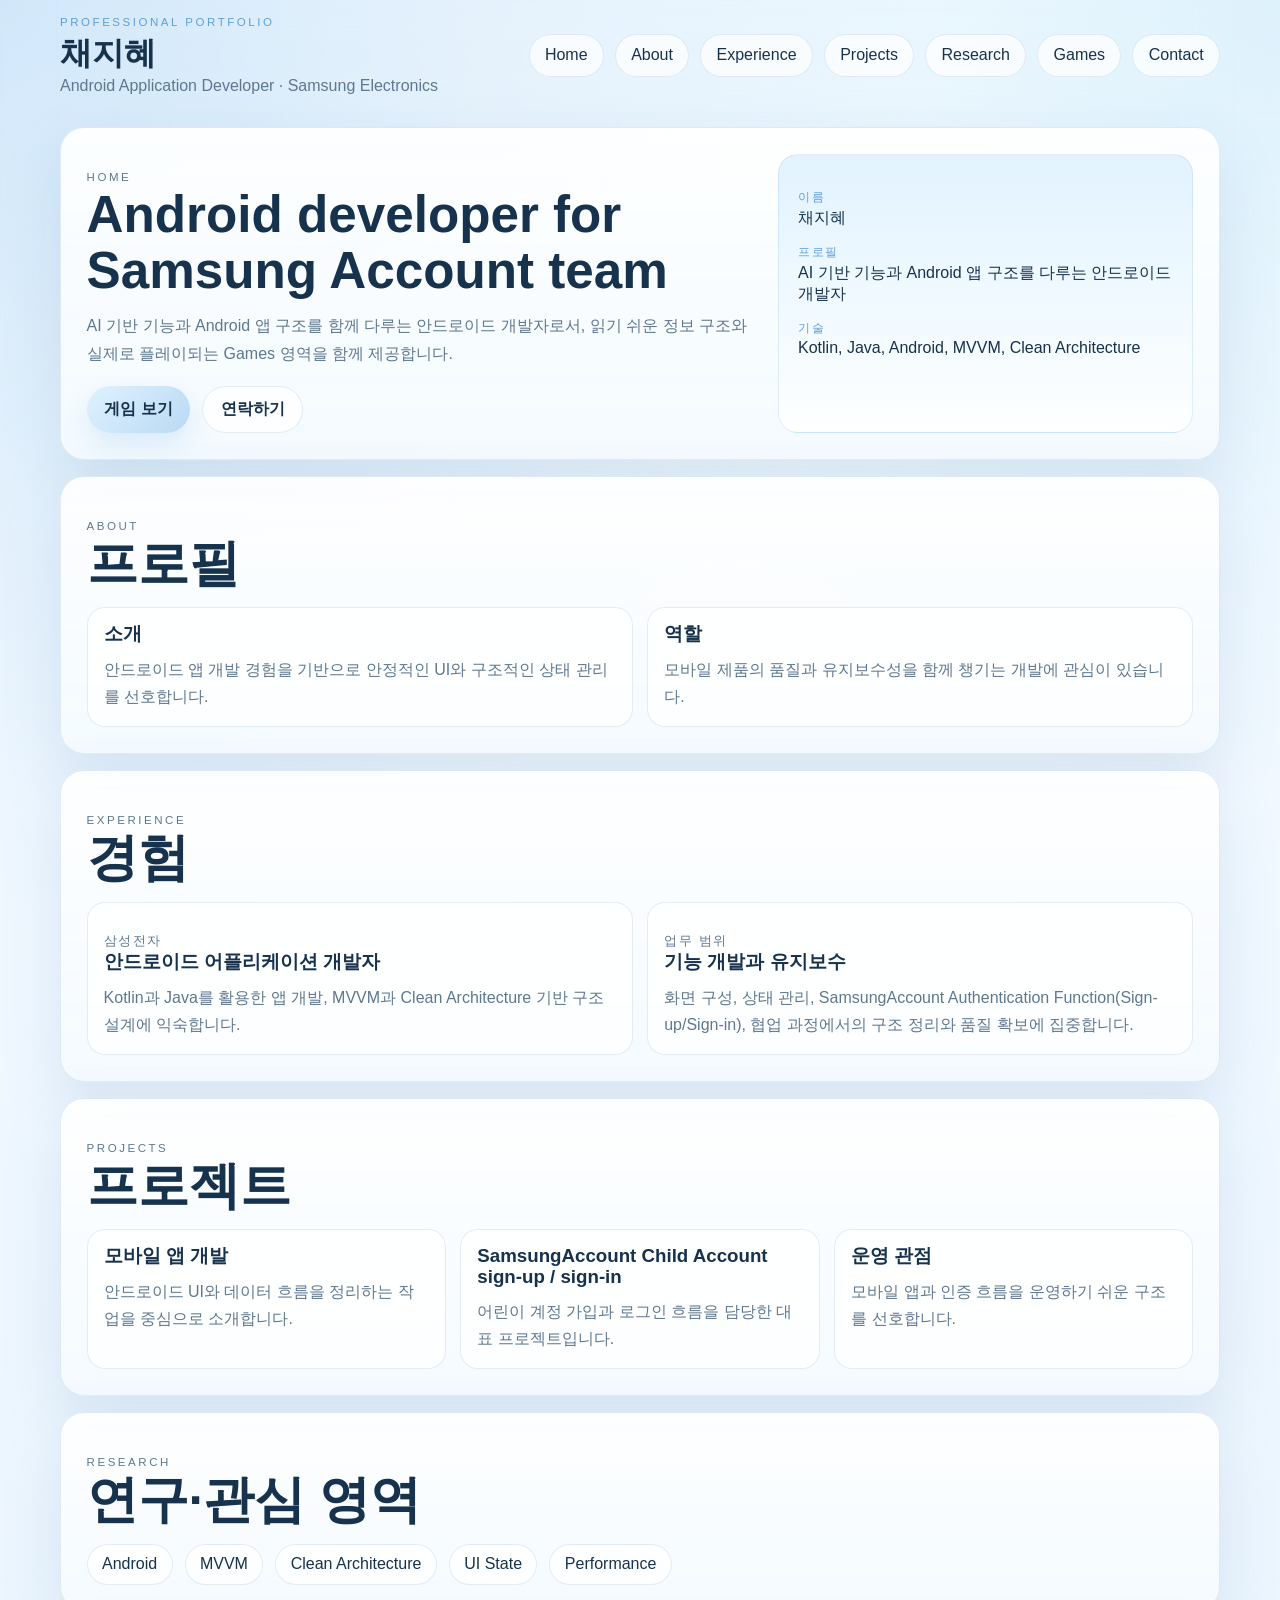
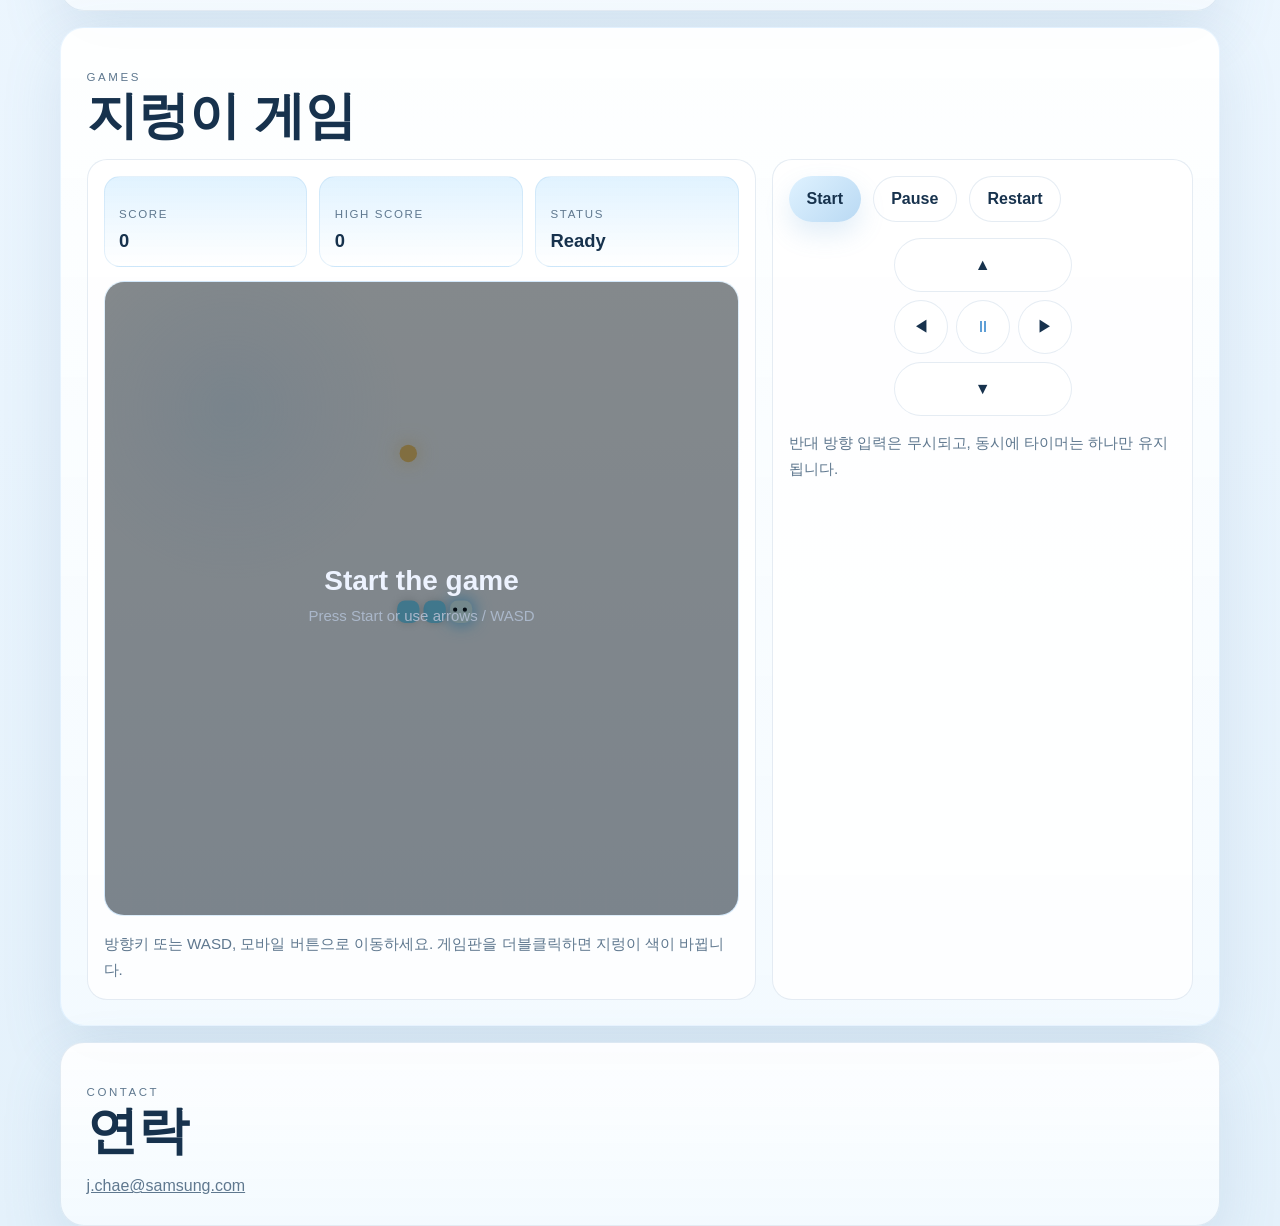
<file: index.html>
<!doctype html>
<html lang="ko">
<head>
  <meta charset="utf-8">
  <meta name="viewport" content="width=device-width, initial-scale=1">
  <meta name="color-scheme" content="light">
  <meta name="description" content="채지혜의 반응형 프로페셔널 웹사이트와 지렁이 게임">
  <title>채지혜 | 프로페셔널 웹사이트</title>
  <link rel="stylesheet" href="styles.css">
  <script defer src="script.js"></script>
</head>
<body>
  <a class="skip-link" href="#main">본문 바로가기</a>

  <header class="site-header">
    <div class="brand">
      <p class="eyebrow">Professional Portfolio</p>
      <h1>채지혜</h1>
      <p class="subtitle">Android Application Developer · Samsung Electronics</p>
    </div>

    <button class="menu-toggle" type="button" aria-expanded="false" aria-controls="site-nav">
      Menu
    </button>

    <nav id="site-nav" class="site-nav" aria-label="주요 메뉴">
      <a href="#home">Home</a>
      <a href="#about">About</a>
      <a href="#experience">Experience</a>
      <a href="#projects">Projects</a>
      <a href="#research">Research</a>
      <a href="#games">Games</a>
      <a href="#contact">Contact</a>
    </nav>
  </header>

  <main id="main">
    <section id="home" class="hero">
      <div class="hero-copy">
        <p class="section-label">Home</p>
        <h2>Android developer for Samsung Account team</h2>
        <p>
          AI 기반 기능과 Android 앱 구조를 함께 다루는 안드로이드 개발자로서,
          읽기 쉬운 정보 구조와 실제로 플레이되는 Games 영역을 함께 제공합니다.
        </p>
        <div class="hero-actions">
          <a class="button" href="#games">게임 보기</a>
          <a class="button button-ghost" href="#contact">연락하기</a>
        </div>
      </div>
      <aside class="hero-card" aria-label="프로필 요약">
        <dl>
          <div>
            <dt>이름</dt>
            <dd>채지혜</dd>
          </div>
          <div>
            <dt>프로필</dt>
            <dd>AI 기반 기능과 Android 앱 구조를 다루는 안드로이드 개발자</dd>
          </div>
          <div>
            <dt>기술</dt>
            <dd>Kotlin, Java, Android, MVVM, Clean Architecture</dd>
          </div>
        </dl>
      </aside>
    </section>

    <section id="about" class="content-section">
      <p class="section-label">About</p>
      <h2>프로필</h2>
      <div class="info-grid">
        <article class="info-card">
          <h3>소개</h3>
          <p>안드로이드 앱 개발 경험을 기반으로 안정적인 UI와 구조적인 상태 관리를 선호합니다.</p>
        </article>
        <article class="info-card">
          <h3>역할</h3>
          <p>모바일 제품의 품질과 유지보수성을 함께 챙기는 개발에 관심이 있습니다.</p>
        </article>
      </div>
    </section>

    <section id="experience" class="content-section">
      <p class="section-label">Experience</p>
      <h2>경험</h2>
      <div class="timeline">
        <article class="timeline-item">
          <p class="timeline-meta">삼성전자</p>
          <h3>안드로이드 어플리케이션 개발자</h3>
          <p>Kotlin과 Java를 활용한 앱 개발, MVVM과 Clean Architecture 기반 구조 설계에 익숙합니다.</p>
        </article>
        <article class="timeline-item">
          <p class="timeline-meta">업무 범위</p>
          <h3>기능 개발과 유지보수</h3>
          <p>화면 구성, 상태 관리, SamsungAccount Authentication Function(Sign-up/Sign-in), 협업 과정에서의 구조 정리와 품질 확보에 집중합니다.</p>
        </article>
      </div>
    </section>

    <section id="projects" class="content-section">
      <p class="section-label">Projects</p>
      <h2>프로젝트</h2>
      <div class="info-grid">
        <article class="info-card">
          <h3>모바일 앱 개발</h3>
          <p>안드로이드 UI와 데이터 흐름을 정리하는 작업을 중심으로 소개합니다.</p>
        </article>
        <article class="info-card">
          <h3>SamsungAccount Child Account sign-up / sign-in</h3>
          <p>어린이 계정 가입과 로그인 흐름을 담당한 대표 프로젝트입니다.</p>
        </article>
        <article class="info-card">
          <h3>운영 관점</h3>
          <p>모바일 앱과 인증 흐름을 운영하기 쉬운 구조를 선호합니다.</p>
        </article>
      </div>
    </section>

    <section id="research" class="content-section">
      <p class="section-label">Research</p>
      <h2>연구·관심 영역</h2>
      <ul class="chip-list" aria-label="관심 영역 목록">
        <li>Android</li>
        <li>MVVM</li>
        <li>Clean Architecture</li>
        <li>UI State</li>
        <li>Performance</li>
      </ul>
    </section>

    <section id="games" class="content-section games-panel">
      <p class="section-label">Games</p>
      <h2>지렁이 게임</h2>
      <div class="game-layout">
        <div class="game-shell">
          <div class="game-topbar">
            <div>
              <p class="game-label">Score</p>
              <strong id="score">0</strong>
            </div>
            <div>
              <p class="game-label">High Score</p>
              <strong id="high-score">0</strong>
            </div>
            <div>
              <p class="game-label">Status</p>
              <strong id="game-status">Ready</strong>
            </div>
          </div>
          <canvas id="game-canvas" width="480" height="480" aria-label="지렁이 게임 보드" role="img"></canvas>
          <p class="game-help">방향키 또는 WASD, 모바일 버튼으로 이동하세요. 게임판을 더블클릭하면 지렁이 색이 바뀝니다.</p>
        </div>

        <div class="game-panel">
          <div class="game-actions">
            <button type="button" class="button" id="start-button">Start</button>
            <button type="button" class="button button-ghost" id="pause-button">Pause</button>
            <button type="button" class="button button-ghost" id="restart-button">Restart</button>
          </div>

          <div class="dpad" aria-label="모바일 조작">
            <button type="button" class="dpad-btn" data-direction="up">▲</button>
            <div class="dpad-row">
              <button type="button" class="dpad-btn" data-direction="left">◀</button>
              <button type="button" class="dpad-btn ghost" data-direction="pause">⏸</button>
              <button type="button" class="dpad-btn" data-direction="right">▶</button>
            </div>
            <button type="button" class="dpad-btn" data-direction="down">▼</button>
          </div>

          <p class="section-note">반대 방향 입력은 무시되고, 동시에 타이머는 하나만 유지됩니다.</p>
        </div>
      </div>
    </section>

    <section id="contact" class="content-section">
      <p class="section-label">Contact</p>
      <h2>연락</h2>
      <p><a href="mailto:j.chae@samsung.com">j.chae@samsung.com</a></p>
    </section>
  </main>
</body>
</html>
</file>
<file: styles.css>
:root {
  color-scheme: light;
  --bg: #f0f8ff;
  --bg-soft: #e4f1fb;
  --panel: rgba(255, 255, 255, 0.84);
  --panel-strong: #f8fcff;
  --line: rgba(93, 135, 179, 0.16);
  --line-strong: rgba(91, 150, 209, 0.28);
  --text: #17324d;
  --muted: #5f788f;
  --accent: #5f9fd6;
  --accent-2: #7db7e6;
  --danger: #c85f7c;
  --success: #3a9a74;
  --shadow: 0 24px 60px rgba(92, 136, 177, 0.16);
  --radius: 24px;
  --max: 1160px;
}

*,
*::before,
*::after {
  box-sizing: border-box;
}

html {
  scroll-behavior: smooth;
}

body {
  margin: 0;
  color: var(--text);
  font-family: Inter, "Segoe UI", Arial, sans-serif;
  background:
    radial-gradient(circle at top left, rgba(141, 195, 240, 0.36), transparent 30%),
    radial-gradient(circle at top right, rgba(163, 219, 247, 0.3), transparent 26%),
    linear-gradient(180deg, #f8fcff 0%, #eef7ff 42%, #e4f1fb 100%);
}

body::before {
  content: "";
  position: fixed;
  inset: 0;
  background-image: linear-gradient(rgba(95, 159, 214, 0.08) 1px, transparent 1px), linear-gradient(90deg, rgba(95, 159, 214, 0.08) 1px, transparent 1px);
  background-size: 56px 56px;
  mask-image: linear-gradient(180deg, rgba(0, 0, 0, 0.16), transparent 68%);
  pointer-events: none;
  z-index: -1;
}

a {
  color: inherit;
}

.skip-link {
  position: absolute;
  left: -999px;
  top: 1rem;
  z-index: 20;
  padding: 0.85rem 1rem;
  border-radius: 999px;
  background: var(--accent);
  color: #f8fcff;
  font-weight: 700;
}

.skip-link:focus {
  left: 1rem;
}

.site-header,
main {
  width: min(var(--max), calc(100% - 2rem));
  margin: 0 auto;
}

.site-header {
  position: sticky;
  top: 0;
  z-index: 10;
  display: flex;
  flex-wrap: wrap;
  gap: 1rem;
  justify-content: space-between;
  align-items: center;
  padding: 1rem 0;
  backdrop-filter: blur(18px);
}

.brand h1,
.hero h2,
.content-section h2,
.timeline-item h3,
.info-card h3 {
  margin: 0;
  line-height: 1.08;
}

.eyebrow,
.section-label,
.timeline-meta,
.game-label,
.section-note,
.subtitle,
.hero p,
.content-section p,
dt,
dd {
  margin: 0;
  color: var(--muted);
}

.eyebrow,
.section-label {
  margin-bottom: 0.5rem;
  text-transform: uppercase;
  letter-spacing: 0.22em;
  font-size: 0.72rem;
  color: var(--accent);
}

.subtitle {
  margin-top: 0.4rem;
}

.menu-toggle,
.button,
.dpad-btn {
  border: 0;
  border-radius: 999px;
  font: inherit;
  cursor: pointer;
  transition: transform 180ms ease, background-color 180ms ease, border-color 180ms ease, color 180ms ease, box-shadow 180ms ease;
}

.menu-toggle {
  display: none;
  padding: 0.8rem 1rem;
  background: rgba(255, 255, 255, 0.72);
  color: var(--text);
  border: 1px solid var(--line);
}

.button {
  display: inline-flex;
  align-items: center;
  justify-content: center;
  min-height: 46px;
  padding: 0.75rem 1.1rem;
  background: linear-gradient(135deg, #dff2ff, #b9d9f3);
  color: #17324d;
  font-weight: 700;
  text-decoration: none;
  box-shadow: 0 12px 26px rgba(95, 159, 214, 0.18);
}

.button:hover,
.button:focus-visible,
.dpad-btn:hover,
.dpad-btn:focus-visible,
.menu-toggle:hover,
.menu-toggle:focus-visible,
.site-nav a:hover,
.site-nav a:focus-visible {
  transform: translateY(-1px);
}

.button-ghost {
  background: rgba(255, 255, 255, 0.78);
  color: var(--text);
  border: 1px solid var(--line);
  box-shadow: none;
}

.site-nav {
  display: flex;
  flex-wrap: wrap;
  gap: 0.7rem;
  justify-content: flex-end;
}

.site-nav a {
  text-decoration: none;
  padding: 0.72rem 0.95rem;
  border: 1px solid var(--line);
  border-radius: 999px;
  background: rgba(255, 255, 255, 0.72);
}

.hero,
.content-section {
  margin-top: 1rem;
  padding: clamp(1.2rem, 3vw, 1.6rem);
  border: 1px solid var(--line);
  border-radius: var(--radius);
  background: linear-gradient(180deg, rgba(255, 255, 255, 0.92), rgba(244, 250, 255, 0.96));
  box-shadow: var(--shadow);
}

.hero {
  display: grid;
  grid-template-columns: minmax(0, 1.3fr) minmax(260px, 0.8fr);
  gap: 1rem;
  align-items: stretch;
}

.hero-copy,
.hero-card,
.content-section,
.game-shell,
.game-panel {
  min-width: 0;
}

.hero h2,
.content-section h2 {
  font-size: clamp(1.7rem, 4vw, 3.2rem);
}

.hero p,
.content-section p {
  margin-top: 0.9rem;
  line-height: 1.7;
}

.hero-actions {
  display: flex;
  flex-wrap: wrap;
  gap: 0.75rem;
  margin-top: 1.2rem;
}

.hero-card {
  padding: 1.2rem;
  border-radius: 20px;
  background: linear-gradient(180deg, rgba(223, 242, 255, 0.9), rgba(255, 255, 255, 0.9));
  border: 1px solid rgba(125, 183, 230, 0.22);
}

.hero-card dl {
  display: grid;
  gap: 1rem;
}

.hero-card dt {
  font-size: 0.72rem;
  text-transform: uppercase;
  letter-spacing: 0.14em;
  color: var(--accent);
}

.hero-card dd {
  margin-top: 0.2rem;
  color: var(--text);
}

.info-grid,
.timeline {
  display: grid;
  grid-template-columns: repeat(auto-fit, minmax(220px, 1fr));
  gap: 0.9rem;
  margin-top: 1rem;
}

.info-card,
.timeline-item {
  padding: 1rem;
  border-radius: 18px;
  border: 1px solid var(--line);
  background: rgba(255, 255, 255, 0.86);
}

.info-card p,
.timeline-item p {
  margin-top: 0.7rem;
}

.timeline-meta {
  color: var(--accent-2);
  font-size: 0.82rem;
  text-transform: uppercase;
  letter-spacing: 0.12em;
}

.chip-list {
  list-style: none;
  padding: 0;
  margin: 1rem 0 0;
  display: flex;
  flex-wrap: wrap;
  gap: 0.75rem;
}

.chip-list li {
  padding: 0.65rem 0.9rem;
  border-radius: 999px;
  border: 1px solid var(--line);
  background: rgba(255, 255, 255, 0.86);
}

.section-note {
  margin-top: 1rem;
  font-size: 0.95rem;
}

.placeholder {
  color: var(--accent-2);
}

.games-panel {
  border-color: rgba(141, 201, 255, 0.18);
}

.game-layout {
  display: grid;
  grid-template-columns: minmax(0, 1.35fr) minmax(280px, 0.85fr);
  gap: 1rem;
  margin-top: 1rem;
}

.game-shell,
.game-panel {
  border-radius: 20px;
  border: 1px solid var(--line);
  background: rgba(255, 255, 255, 0.84);
  padding: 1rem;
}

.game-topbar {
  display: grid;
  grid-template-columns: repeat(3, minmax(0, 1fr));
  gap: 0.75rem;
  margin-bottom: 0.9rem;
}

.game-topbar > div {
  padding: 0.85rem 0.9rem;
  border-radius: 16px;
  border: 1px solid rgba(125, 183, 230, 0.2);
  background: linear-gradient(180deg, rgba(223, 242, 255, 0.95), rgba(255, 255, 255, 0.9));
}

.game-topbar strong {
  display: block;
  margin-top: 0.35rem;
  font-size: 1.15rem;
}

.game-label {
  font-size: 0.72rem;
  text-transform: uppercase;
  letter-spacing: 0.14em;
}

.game-shell canvas {
  width: 100%;
  aspect-ratio: 1 / 1;
  display: block;
  border-radius: 20px;
  border: 1px solid rgba(125, 183, 230, 0.22);
  background:
    radial-gradient(circle at 20% 20%, rgba(141, 201, 255, 0.16), transparent 24%),
    linear-gradient(180deg, #f9fdff 0%, #e9f4ff 100%);
}

.game-help {
  margin-top: 0.85rem;
  font-size: 0.95rem;
}

.game-actions {
  display: flex;
  flex-wrap: wrap;
  gap: 0.75rem;
}

.dpad {
  display: grid;
  gap: 0.5rem;
  justify-content: center;
  margin-top: 1rem;
}

.dpad-row {
  display: flex;
  gap: 0.5rem;
}

.dpad-btn {
  min-width: 54px;
  min-height: 54px;
  padding: 0.8rem;
  background: rgba(255, 255, 255, 0.9);
  color: var(--text);
  border: 1px solid var(--line);
  box-shadow: none;
}

.dpad-btn.ghost {
  color: var(--accent);
}

@media (max-width: 920px) {
  .hero,
  .game-layout {
    grid-template-columns: 1fr;
  }
}

@media (max-width: 760px) {
  .menu-toggle {
    display: inline-flex;
  }

  .site-nav {
    display: none;
    width: 100%;
    flex-direction: column;
  }

  .site-nav.is-open {
    display: flex;
  }

  .site-nav a {
    width: 100%;
    text-align: center;
  }

  .game-topbar {
    grid-template-columns: 1fr;
  }

  .game-actions {
    flex-direction: column;
  }

  .button {
    width: 100%;
  }
}
</file>
